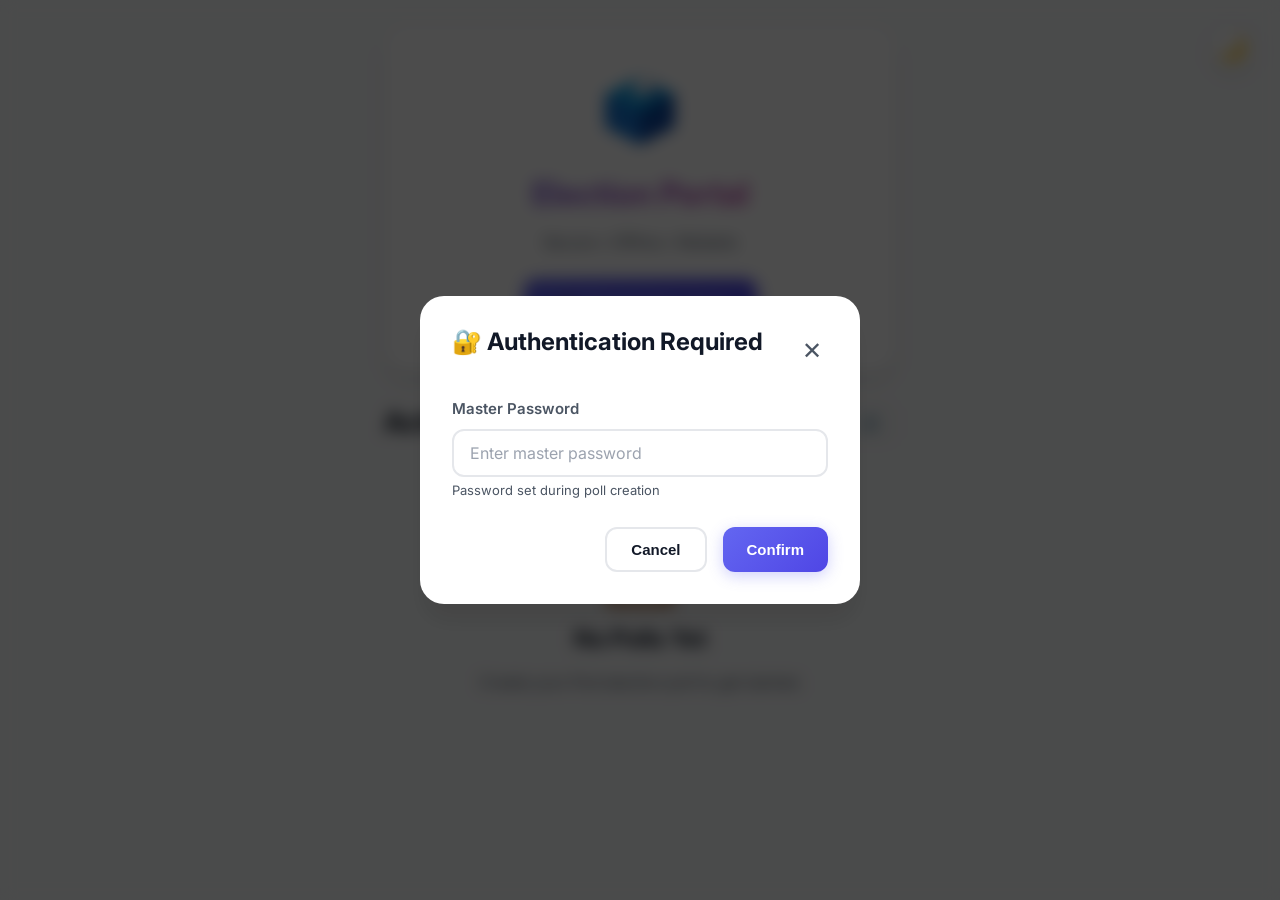
<file: index.html>
<!DOCTYPE html>
<html lang="en" data-theme="light">
<head>
  <meta charset="UTF-8">
  <meta name="viewport" content="width=device-width, initial-scale=1.0, viewport-fit=cover">
  <meta name="theme-color" content="#6366f1">
  <meta name="description" content="Secure Offline Voting Portal">
  <title>Election Portal - Home</title>
  <link rel="stylesheet" href="styles.css">
  <link rel="preconnect" href="https://fonts.googleapis.com">
  <link href="https://fonts.googleapis.com/css2?family=Inter:wght@400;500;600;700;800&display=swap" rel="stylesheet">
</head>
<body>
  <div class="app-container">
    <header class="glass-panel" style="margin-bottom: var(--spacing-xl); text-align: center;">
      <div style="font-size: 4rem; margin-bottom: var(--spacing-md);">🗳️</div>
      <h1 style="background: linear-gradient(135deg, var(--primary), var(--secondary)); -webkit-background-clip: text; -webkit-text-fill-color: transparent; background-clip: text;">
        Election Portal
      </h1>
      <p style="color: var(--text-secondary);">Secure • Offline • Reliable</p>
      
      <div style="margin-top: var(--spacing-lg);">
        <a href="create.html" class="btn btn-primary btn-lg">
          <span>➕</span> Create New Poll
        </a>
      </div>
    </header>

    <div style="display: flex; justify-content: space-between; align-items: center; margin-bottom: var(--spacing-lg);">
      <h2 style="margin: 0;">Active Polls</h2>
      <button onclick="refreshPolls()" class="btn btn-sm btn-outline" title="Refresh">
        🔄
      </button>
    </div>

    <div id="polls-container">
      <div class="skeleton" style="height: 120px; margin-bottom: var(--spacing-md);"></div>
      <div class="skeleton" style="height: 120px; margin-bottom: var(--spacing-md);"></div>
    </div>

    <div id="empty-state" style="display: none; text-align: center; padding: var(--spacing-xl);">
      <div style="font-size: 5rem;">📋</div>
      <h3>No Polls Yet</h3>
      <p style="color: var(--text-secondary);">Create your first election poll to get started.</p>
    </div>

    <div id="stats-section" style="margin-top: var(--spacing-xl); display: none;">
      <div class="glass-panel">
        <h3>📊 Quick Stats</h3>
        <div style="display: grid; grid-template-columns: repeat(3, 1fr); gap: var(--spacing-md); text-align: center;">
          <div>
            <div style="font-size: 2rem; font-weight: 800;" id="stat-total">0</div>
            <small style="color: var(--text-secondary);">Total Polls</small>
          </div>
          <div>
            <div style="font-size: 2rem; font-weight: 800; color: var(--success);" id="stat-active">0</div>
            <small style="color: var(--text-secondary);">Active</small>
          </div>
          <div>
            <div style="font-size: 2rem; font-weight: 800; color: var(--warning);" id="stat-ended">0</div>
            <small style="color: var(--text-secondary);">Ended</small>
          </div>
        </div>
      </div>
    </div>
  </div>

  <!-- Password Modal -->
  <div id="password-modal" class="modal-overlay">
    <div class="modal-dialog">
      <div class="modal-header">
        <h3 id="password-modal-title">🔐 Authentication Required</h3>
        <button class="modal-close" onclick="closeModal('password-modal')">✕</button>
      </div>
      <div class="form-group">
        <label class="form-label" for="master-password">Master Password</label>
        <input type="password" id="master-password" class="form-input" 
               placeholder="Enter master password" autocomplete="off"
               onkeypress="if(event.key==='Enter') confirmAction()">
        <span class="form-hint">Password set during poll creation</span>
      </div>
      <div style="display: flex; gap: var(--spacing-md); justify-content: flex-end;">
        <button class="btn btn-outline" onclick="closeModal('password-modal')">Cancel</button>
        <button class="btn btn-primary" id="confirm-password-btn">Confirm</button>
      </div>
    </div>
  </div>

  <script src="db.js"></script>
  <script src="crypto.js"></script>
  <script src="utils.js"></script>
  <script src="notifications.js"></script>
  <script src="theme.js"></script>
  <script>
    let currentAction = null;   // { pollId, type: 'start' | 'result' | 'delete' }

    async function loadPolls() {
      try {
        const polls = await db.getPolls();
        const container = document.getElementById('polls-container');
        const emptyState = document.getElementById('empty-state');
        const statsSection = document.getElementById('stats-section');

        if (!polls || polls.length === 0) {
          container.innerHTML = '';
          emptyState.style.display = 'block';
          statsSection.style.display = 'none';
          return;
        }

        emptyState.style.display = 'none';
        statsSection.style.display = 'block';

        const sortedPolls = polls.sort((a, b) => {
          const order = { active: 0, pending: 1, ended: 2 };
          return order[a.status] - order[b.status];
        });

        document.getElementById('stat-total').textContent = polls.length;
        document.getElementById('stat-active').textContent = polls.filter(p => p.status === 'active').length;
        document.getElementById('stat-ended').textContent = polls.filter(p => p.status === 'ended').length;

        container.innerHTML = sortedPolls.map(poll => {
          const statusBadge = `<span class="badge badge-${poll.status}">${poll.status}</span>`;
          const candidateCount = poll.candidates?.length || 0;
          const voterCount = poll.votedCombos?.length || 0;
          const regInfo = poll.registrationRequired 
            ? `🔒 Reg required` 
            : `🔓 Open voting`;

          let actionButtons = '';

          if (poll.status === 'pending') {
            actionButtons = `
              <button class="btn btn-primary btn-sm" onclick="event.stopPropagation(); openActionModal('${poll.id}', 'start')">
                ▶️ Start
              </button>
              <button class="btn btn-danger btn-sm" onclick="event.stopPropagation(); openActionModal('${poll.id}', 'delete')" title="Delete poll">
                🗑️
              </button>
            `;
          } else if (poll.status === 'active') {
            actionButtons = `
              <button class="btn btn-success btn-sm" onclick="event.stopPropagation(); openVoting('${poll.id}')">
                🗳️ Open Voting
              </button>
            `;
          } else if (poll.status === 'ended') {
            actionButtons = `
              <button class="btn btn-primary btn-sm" onclick="event.stopPropagation(); openResults('${poll.id}')">
                📊 Results
              </button>
              <button class="btn btn-danger btn-sm" onclick="event.stopPropagation(); openActionModal('${poll.id}', 'delete')" title="Delete poll">
                ❌
              </button>
            `;
          }

          return `
            <div class="card" style="position: relative;">
              <div class="card-header">
                <div>
                  <h3 style="margin: 0;">${escapeHtml(poll.postName)}</h3>
                  ${statusBadge}
                  <span style="font-size:0.75rem; margin-left:8px; color: var(--text-secondary);">${regInfo}</span>
                </div>
                <div style="font-size: 0.875rem; color: var(--text-secondary);">
                  ${Utils.formatDate(poll.createdAt)}
                </div>
              </div>
              <div style="margin-bottom: var(--spacing-md); color: var(--text-secondary);">
                <span>👥 ${candidateCount} Candidates</span>
                <span style="margin-left: var(--spacing-lg);">✅ ${voterCount} Votes</span>
              </div>
              <div style="display: flex; gap: var(--spacing-sm); flex-wrap: wrap;">
                ${actionButtons}
              </div>
            </div>
          `;
        }).join('');
      } catch (error) {
        console.error('Error loading polls:', error);
        notifications.error('Failed to load polls');
      }
    }

    function openVoting(pollId) {
      window.location.href = `voting.html?pollId=${pollId}`;
    }

    function openResults(pollId) {
      window.location.href = `results.html?pollId=${pollId}`;
    }

    function openActionModal(pollId, actionType) {
      currentAction = { pollId, actionType };
      document.getElementById('master-password').value = '';
      document.getElementById('password-modal-title').textContent = 
        actionType === 'start' ? '🔐 Start Poll' : 
        actionType === 'delete' ? '❌ Delete Poll' : '🔐 View Results';
      showModal('password-modal');
      setTimeout(() => document.getElementById('master-password').focus(), 100);
    }

    async function confirmAction() {
      const password = document.getElementById('master-password').value;
      if (!password) {
        notifications.warning('Please enter password');
        return;
      }

      try {
        const poll = await db.getPoll(currentAction.pollId);
        if (!poll) {
          notifications.error('Poll not found');
          return;
        }

        const isValid = await cryptoManager.verifyPassword(password, poll.masterPasswordHash);
        if (!isValid) {
          notifications.error('Incorrect password');
          document.getElementById('master-password').classList.add('form-error');
          setTimeout(() => document.getElementById('master-password').classList.remove('form-error'), 1000);
          return;
        }

        closeModal('password-modal');

        if (currentAction.actionType === 'start') {
          const allPolls = await db.getPolls();
          const activePoll = allPolls.find(p => p.status === 'active' && p.id !== poll.id);
          if (activePoll) {
            notifications.warning(`Another poll "${activePoll.postName}" is already active. End it first.`);
            return;
          }
          poll.status = 'active';
          poll.startedAt = Date.now();
          await db.savePoll(poll);
          notifications.success(`Poll "${poll.postName}" started!`);
          Utils.playSound('success');
          await loadPolls();
        }
        else if (currentAction.actionType === 'delete') {
          if (poll.status === 'active') {
            notifications.error('Cannot delete an active poll.');
            return;
          }
          const confirmed = await Utils.confirmAction(`Delete poll "${poll.postName}"? This cannot be undone.`);
          if (confirmed) {
            await db.deletePoll(poll.id);
            notifications.success('Poll deleted');
            await loadPolls();
          }
        }
        else if (currentAction.actionType === 'result') {
          openResults(poll.id);
        }
      } catch (error) {
        console.error('Error:', error);
        notifications.error('An error occurred');
      }
    }

    function showModal(id) {
      document.getElementById(id).classList.add('active');
    }
    function closeModal(id) {
      document.getElementById(id).classList.remove('active');
    }

    async function refreshPolls() {
      db.clearCache();
      await loadPolls();
      notifications.info('Polls refreshed');
    }

    function escapeHtml(text) {
      const div = document.createElement('div');
      div.textContent = text;
      return div.innerHTML;
    }

    // Close modal on overlay click
    document.getElementById('password-modal').addEventListener('click', (e) => {
      if (e.target === e.currentTarget) closeModal('password-modal');
    });

    document.getElementById('confirm-password-btn').addEventListener('click', confirmAction);

    document.addEventListener('keydown', (e) => {
      if (e.key === 'Escape') closeModal('password-modal');
    });

    // Auto-refresh every 30 seconds
    setInterval(refreshPolls, 30000);

    loadPolls();
  </script>
</body>
</html>
</file>
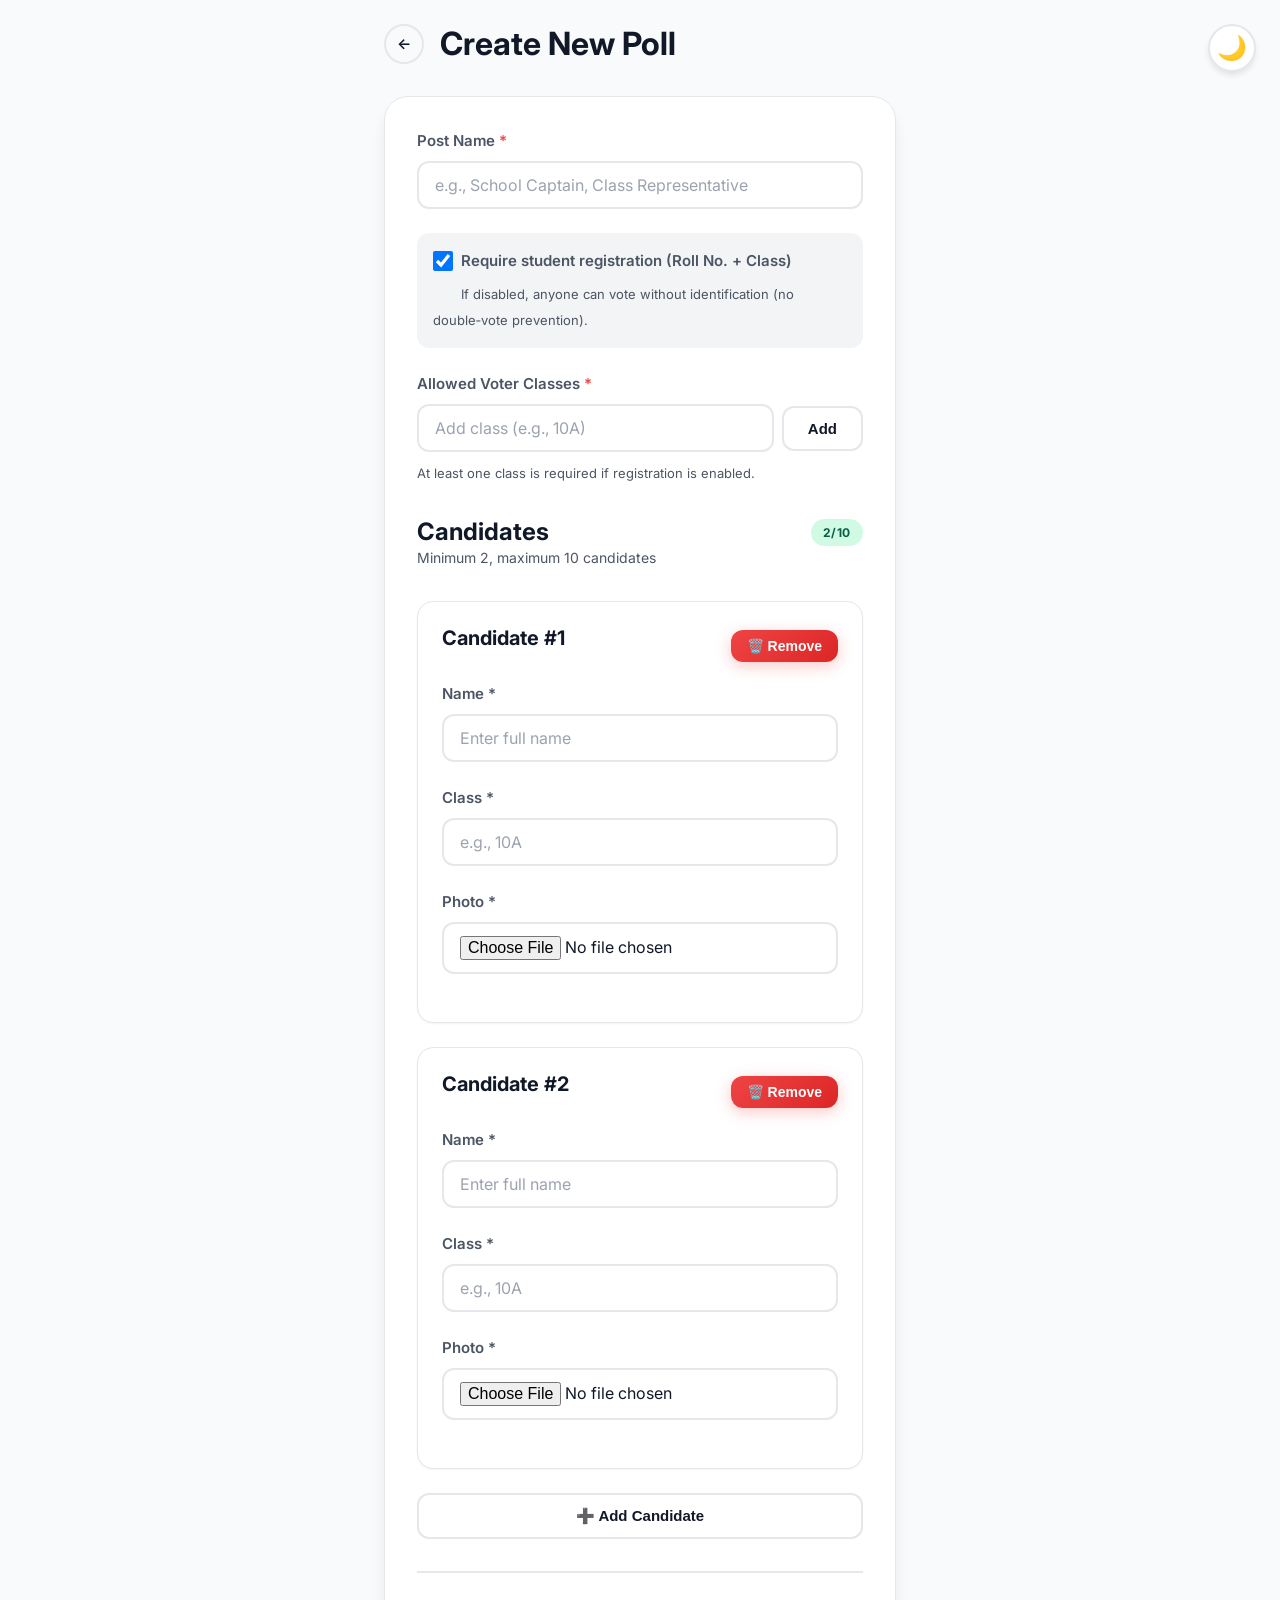
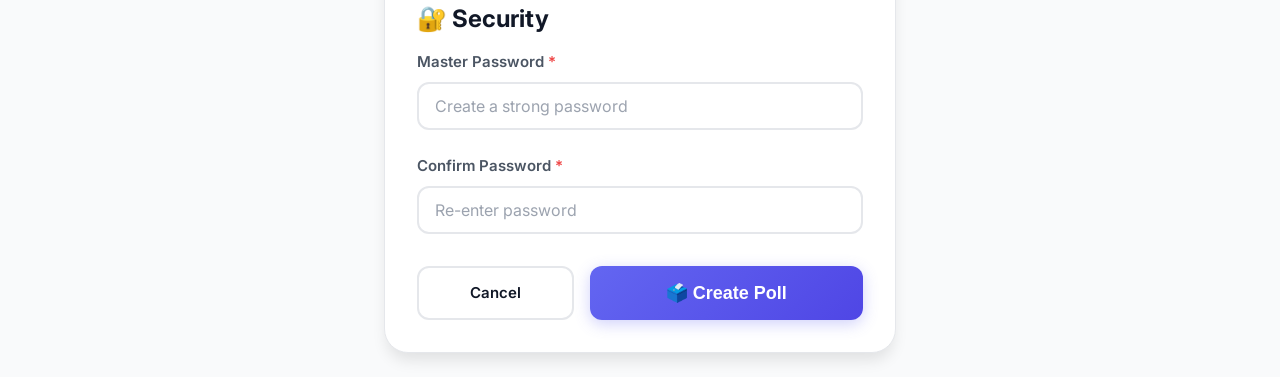
<file: create.html>
<!DOCTYPE html>
<html lang="en" data-theme="light">
<head>
  <meta charset="UTF-8">
  <meta name="viewport" content="width=device-width, initial-scale=1.0, viewport-fit=cover">
  <meta name="theme-color" content="#6366f1">
  <title>Create Poll - Election Portal</title>
  <link rel="stylesheet" href="styles.css">
  <link rel="preconnect" href="https://fonts.googleapis.com">
  <link href="https://fonts.googleapis.com/css2?family=Inter:wght@400;500;600;700;800&display=swap" rel="stylesheet">
  <style>
    .class-tag {
      white-space: nowrap;
      margin-bottom: 4px;
    }
  </style>
</head>
<body>
  <div class="app-container">
    <header style="display: flex; align-items: center; gap: var(--spacing-md); margin-bottom: var(--spacing-xl);">
      <a href="index.html" class="btn btn-outline btn-icon" title="Back">←</a>
      <h1 style="margin: 0;">Create New Poll</h1>
    </header>

    <form id="create-poll-form" class="glass-panel" autocomplete="off">
      <!-- Post Name -->
      <div class="form-group">
        <label class="form-label" for="postName">
          Post Name <span style="color: var(--danger);">*</span>
        </label>
        <input type="text" id="postName" class="form-input" 
               placeholder="e.g., School Captain, Class Representative"
               required maxlength="100">
      </div>

      <!-- Registration Toggle -->
      <div class="form-group" style="background: var(--bg-tertiary); border-radius: var(--radius-lg); padding: var(--spacing-md);">
        <label class="form-label" style="display: flex; align-items: center; gap: var(--spacing-sm); cursor: pointer;">
          <input type="checkbox" id="registrationToggle" checked onchange="toggleRegistration()" style="width:20px; height:20px;">
          <span>Require student registration (Roll No. + Class)</span>
        </label>
        <span class="form-hint" style="margin-left: 28px;">If disabled, anyone can vote without identification (no double‑vote prevention).</span>
      </div>

      <!-- Allowed Classes -->
      <div id="classes-section">
        <div class="form-group">
          <label class="form-label">
            Allowed Voter Classes <span style="color: var(--danger);">*</span>
          </label>
          <div style="display: flex; gap: var(--spacing-sm); align-items: center;">
            <input type="text" id="newClass" class="form-input" 
                   placeholder="Add class (e.g., 10A)" style="flex:1;">
            <button type="button" class="btn btn-outline" onclick="addClass()" style="white-space: nowrap;">Add</button>
          </div>
          <div id="classes-tags" style="display: flex; flex-wrap: wrap; gap: 6px; margin-top: var(--spacing-sm);"></div>
          <input type="hidden" id="allowedClasses" required>
          <span class="form-hint">At least one class is required if registration is enabled.</span>
        </div>
      </div>

      <!-- Candidates Section -->
      <div style="margin: var(--spacing-xl) 0;">
        <div style="display: flex; justify-content: space-between; align-items: center;">
          <h3 style="margin: 0;">Candidates</h3>
          <span class="badge badge-active" id="candidate-count">2/10</span>
        </div>
        <p style="color: var(--text-secondary); font-size: 0.875rem;">
          Minimum 2, maximum 10 candidates
        </p>
      </div>

      <div id="candidates-container"></div>

      <button type="button" id="add-candidate-btn" class="btn btn-outline btn-block" style="margin-bottom: var(--spacing-xl);">
        ➕ Add Candidate
      </button>

      <!-- Password Section -->
      <div style="border-top: 2px solid var(--border-color); padding-top: var(--spacing-xl);">
        <h3>🔐 Security</h3>
        <div class="form-group">
          <label class="form-label" for="masterPassword">
            Master Password <span style="color: var(--danger);">*</span>
          </label>
          <input type="password" id="masterPassword" class="form-input" 
                 placeholder="Create a strong password" required minlength="4">
        </div>
        <div class="form-group">
          <label class="form-label" for="confirmPassword">
            Confirm Password <span style="color: var(--danger);">*</span>
          </label>
          <input type="password" id="confirmPassword" class="form-input" 
                 placeholder="Re-enter password" required>
          <span class="form-hint" id="password-match" style="display: none;"></span>
        </div>
      </div>

      <!-- Action Buttons -->
      <div style="display: flex; gap: var(--spacing-md); margin-top: var(--spacing-xl);">
        <a href="index.html" class="btn btn-outline" style="flex: 1;">Cancel</a>
        <button type="submit" class="btn btn-primary btn-lg" style="flex: 2;">
          🗳️ Create Poll
        </button>
      </div>
    </form>
  </div>

  <script src="db.js"></script>
  <script src="crypto.js"></script>
  <script src="utils.js"></script>
  <script src="notifications.js"></script>
  <script src="theme.js"></script>
  <script>
    // Wait until DOM is fully ready
    document.addEventListener('DOMContentLoaded', () => {
      let candidateCount = 0;
      let classList = [];
      const MAX_CANDIDATES = 10;
      const MIN_CANDIDATES = 2;

      function toggleRegistration() {
        const checked = document.getElementById('registrationToggle').checked;
        document.getElementById('classes-section').style.display = checked ? 'block' : 'none';
        if (!checked) {
          classList = [];
          renderClassTags();
        }
      }

      function addClass() {
        const input = document.getElementById('newClass');
        const className = input.value.trim();
        if (!className) {
          notifications.warning('Please enter a class name');
          return;
        }
        if (classList.includes(className)) {
          notifications.warning('This class already exists');
          return;
        }
        classList.push(className);
        input.value = '';
        renderClassTags();
        input.focus();
      }

      function removeClass(className) {
        classList = classList.filter(c => c !== className);
        renderClassTags();
      }

      function renderClassTags() {
        const container = document.getElementById('classes-tags');
        container.innerHTML = classList.map(c => `
          <span class="class-tag" style="display: inline-flex; align-items: center; gap: 4px; 
                       background: var(--primary); color: white; padding: 6px 12px; 
                       border-radius: var(--radius-full); font-size: 0.875rem;">
            ${c}
            <button type="button" onclick="removeClass('${c}')" 
                    style="background: none; border: none; color: white; cursor: pointer; padding: 0; font-size:1rem;">
              ✕
            </button>
          </span>
        `).join('');
        document.getElementById('allowedClasses').value = classList.join(',');
      }

      function addCandidate() {
        if (candidateCount >= MAX_CANDIDATES) {
          notifications.warning(`Maximum ${MAX_CANDIDATES} candidates allowed`);
          return;
        }
        candidateCount++;
        const container = document.getElementById('candidates-container');
        const candidateId = Utils.generateId();
        const card = document.createElement('div');
        card.className = 'card';
        card.id = `candidate-${candidateId}`;
        card.style.animation = 'slideUp 0.3s ease';
        card.innerHTML = `
          <div class="card-header">
            <h4>Candidate #${candidateCount}</h4>
            <button type="button" class="btn btn-danger btn-sm" 
                    onclick="removeCandidate('${candidateId}')">🗑️ Remove</button>
          </div>
          <div class="form-group">
            <label class="form-label">Name *</label>
            <input type="text" class="form-input candidate-name" 
                   placeholder="Enter full name" required maxlength="50">
          </div>
          <div class="form-group">
            <label class="form-label">Class *</label>
            <input type="text" class="form-input candidate-class" 
                   placeholder="e.g., 10A" required maxlength="10">
          </div>
          <div class="form-group">
            <label class="form-label">Photo *</label>
            <input type="file" class="form-input candidate-photo-input" 
                   accept="image/*" required>
            <div class="photo-preview" style="margin-top: var(--spacing-sm);"></div>
          </div>
        `;
        container.appendChild(card);
        // Photo preview
        const photoInput = card.querySelector('.candidate-photo-input');
        photoInput.addEventListener('change', (e) => {
          const file = e.target.files[0];
          if (file) {
            const reader = new FileReader();
            reader.onload = (event) => {
              card.querySelector('.photo-preview').innerHTML = `
                <img src="${event.target.result}" 
                     style="width: 100px; height: 100px; border-radius: 50%; object-fit: cover; border: 3px solid var(--primary-light);">
              `;
            };
            reader.readAsDataURL(file);
          }
        });
        updateCandidateCount();
        card.scrollIntoView({ behavior: 'smooth', block: 'center' });
      }

      window.removeCandidate = function(candidateId) {
        if (candidateCount <= MIN_CANDIDATES) {
          notifications.warning(`Minimum ${MIN_CANDIDATES} candidates required`);
          return;
        }
        const card = document.getElementById(`candidate-${candidateId}`);
        if (card) {
          card.style.animation = 'fadeOut 0.3s ease';
          setTimeout(() => {
            card.remove();
            candidateCount--;
            updateCandidateCount();
            renumberCandidates();
          }, 300);
        }
      };

      function renumberCandidates() {
        const cards = document.querySelectorAll('#candidates-container .card');
        cards.forEach((card, index) => {
          card.querySelector('h4').textContent = `Candidate #${index + 1}`;
        });
      }

      function updateCandidateCount() {
        document.getElementById('candidate-count').textContent = `${candidateCount}/${MAX_CANDIDATES}`;
        document.getElementById('add-candidate-btn').disabled = candidateCount >= MAX_CANDIDATES;
      }

      // Live password matching
      document.getElementById('confirmPassword').addEventListener('input', function() {
        const password = document.getElementById('masterPassword').value;
        const hint = document.getElementById('password-match');
        if (this.value === '') {
          hint.style.display = 'none';
        } else if (this.value === password) {
          hint.style.display = 'block';
          hint.style.color = 'var(--success)';
          hint.textContent = '✓ Passwords match';
        } else {
          hint.style.display = 'block';
          hint.style.color = 'var(--danger)';
          hint.textContent = '✕ Passwords do not match';
        }
      });

      // Form submission
      document.getElementById('create-poll-form').addEventListener('submit', async (e) => {
        e.preventDefault();
        
        const postName = document.getElementById('postName').value.trim();
        if (!postName) { notifications.error('Please enter post name'); return; }
        
        const registrationRequired = document.getElementById('registrationToggle').checked;
        if (registrationRequired && classList.length === 0) {
          notifications.error('Please add at least one class (or disable registration)');
          return;
        }
        
        const candidateCards = document.querySelectorAll('#candidates-container .card');
        if (candidateCards.length < MIN_CANDIDATES) {
          notifications.error(`Minimum ${MIN_CANDIDATES} candidates required`);
          return;
        }
        
        const masterPassword = document.getElementById('masterPassword').value;
        const confirmPassword = document.getElementById('confirmPassword').value;
        if (masterPassword.length < 4) {
          notifications.error('Password must be at least 4 characters');
          return;
        }
        if (masterPassword !== confirmPassword) {
          notifications.error('Passwords do not match');
          return;
        }
        
        const submitBtn = e.target.querySelector('button[type="submit"]');
        const originalText = submitBtn.textContent;
        submitBtn.textContent = 'Creating...';
        submitBtn.disabled = true;
        
        try {
          const candidates = [];
          for (const card of candidateCards) {
            const name = card.querySelector('.candidate-name').value.trim();
            const className = card.querySelector('.candidate-class').value.trim();
            const photoFile = card.querySelector('.candidate-photo-input').files[0];
            if (!name || !className || !photoFile) {
              notifications.error('All candidate fields are required');
              submitBtn.textContent = originalText;
              submitBtn.disabled = false;
              return;
            }
            const photoDataUrl = await Utils.compressImage(photoFile, 200, 200, 0.7);
            candidates.push({
              id: Utils.generateId(),
              name,
              class: className,
              photo: photoDataUrl,
              votes: 0
            });
          }
          
          const passwordHash = await cryptoManager.hashPassword(masterPassword);
          const poll = {
            id: Utils.generateId(),
            postName,
            candidates,
            allowedClasses: registrationRequired ? classList : [],
            registrationRequired,
            masterPasswordHash: passwordHash,
            status: 'pending',
            votedCombos: [],
            createdAt: Date.now(),
            startedAt: null,
            endedAt: null
          };
          
          await db.savePoll(poll);
          notifications.success('Poll created successfully!');
          Utils.playSound('success');
          setTimeout(() => window.location.href = 'index.html', 500);
        } catch (error) {
          console.error('Error creating poll:', error);
          notifications.error('Failed to create poll');
          submitBtn.textContent = originalText;
          submitBtn.disabled = false;
        }
      });

      // Enter key to add class
      document.getElementById('newClass').addEventListener('keypress', (e) => {
        if (e.key === 'Enter') {
          e.preventDefault();
          addClass();
        }
      });

      // Expose functions that are called from inline event handlers
      window.addClass = addClass;
      window.toggleRegistration = toggleRegistration;
      window.removeClass = removeClass;
      window.addCandidate = addCandidate;   // <-- crucial for the button onclick
      
      // Initialise with two candidates and correct class visibility
      toggleRegistration();
      addCandidate();
      addCandidate();
    });
  </script>
</body>
</html>
</file>
<file: styles.css>
/* ===== CSS Custom Properties ===== */
:root {
  /* Colors */
  --primary: #6366f1;
  --primary-light: #818cf8;
  --primary-dark: #4f46e5;
  --secondary: #ec4899;
  --success: #10b981;
  --danger: #ef4444;
  --warning: #f59e0b;
  --info: #3b82f6;
  
  /* Neutrals */
  --gray-50: #f9fafb;
  --gray-100: #f3f4f6;
  --gray-200: #e5e7eb;
  --gray-300: #d1d5db;
  --gray-400: #9ca3af;
  --gray-500: #6b7280;
  --gray-600: #4b5563;
  --gray-700: #374151;
  --gray-800: #1f2937;
  --gray-900: #111827;
  
  /* Theme */
  --bg-primary: var(--gray-50);
  --bg-secondary: #ffffff;
  --bg-tertiary: var(--gray-100);
  --text-primary: var(--gray-900);
  --text-secondary: var(--gray-600);
  --border-color: var(--gray-200);
  --shadow-sm: 0 1px 2px rgba(0,0,0,0.05);
  --shadow-md: 0 4px 6px -1px rgba(0,0,0,0.1);
  --shadow-lg: 0 10px 15px -3px rgba(0,0,0,0.1);
  --shadow-xl: 0 20px 25px -5px rgba(0,0,0,0.1);
  
  /* Spacing */
  --spacing-xs: 0.25rem;
  --spacing-sm: 0.5rem;
  --spacing-md: 1rem;
  --spacing-lg: 1.5rem;
  --spacing-xl: 2rem;
  
  /* Border Radius */
  --radius-sm: 0.375rem;
  --radius-md: 0.5rem;
  --radius-lg: 0.75rem;
  --radius-xl: 1rem;
  --radius-2xl: 1.5rem;
  --radius-full: 9999px;
  
  /* Transitions */
  --transition-fast: 150ms cubic-bezier(0.4, 0, 0.2, 1);
  --transition-base: 300ms cubic-bezier(0.4, 0, 0.2, 1);
  --transition-slow: 500ms cubic-bezier(0.4, 0, 0.2, 1);
}

/* Dark Theme */
[data-theme="dark"] {
  --bg-primary: var(--gray-900);
  --bg-secondary: var(--gray-800);
  --bg-tertiary: var(--gray-700);
  --text-primary: var(--gray-50);
  --text-secondary: var(--gray-300);
  --border-color: var(--gray-600);
  --shadow-sm: 0 1px 2px rgba(0,0,0,0.3);
  --shadow-md: 0 4px 6px rgba(0,0,0,0.4);
  --shadow-lg: 0 10px 15px rgba(0,0,0,0.5);
  --shadow-xl: 0 20px 25px rgba(0,0,0,0.6);
}

/* ===== Reset & Base ===== */
*,
*::before,
*::after {
  margin: 0;
  padding: 0;
  box-sizing: border-box;
}

html {
  font-size: 16px;
  -webkit-text-size-adjust: 100%;
}

body {
  font-family: 'Inter', -apple-system, BlinkMacSystemFont, 'Segoe UI', Roboto, sans-serif;
  background: var(--bg-primary);
  color: var(--text-primary);
  line-height: 1.6;
  min-height: 100vh;
  transition: background var(--transition-base), color var(--transition-base);
  overflow-x: hidden;
}

/* ===== Scrollbar Styling ===== */
::-webkit-scrollbar {
  width: 8px;
}

::-webkit-scrollbar-track {
  background: var(--bg-tertiary);
}

::-webkit-scrollbar-thumb {
  background: var(--primary-light);
  border-radius: var(--radius-full);
}

::-webkit-scrollbar-thumb:hover {
  background: var(--primary);
}

/* ===== Typography ===== */
h1, h2, h3, h4, h5, h6 {
  font-weight: 700;
  line-height: 1.2;
  margin-bottom: var(--spacing-md);
}

h1 { font-size: 2rem; }
h2 { font-size: 1.75rem; }
h3 { font-size: 1.5rem; }
h4 { font-size: 1.25rem; }

p {
  margin-bottom: var(--spacing-md);
}

/* ===== Layout ===== */
.app-container {
  max-width: 560px;
  margin: 0 auto;
  padding: var(--spacing-lg);
  min-height: 100vh;
}

.glass-panel {
  background: var(--bg-secondary);
  backdrop-filter: blur(20px);
  border: 1px solid var(--border-color);
  border-radius: var(--radius-2xl);
  padding: var(--spacing-xl);
  box-shadow: var(--shadow-lg);
}

/* ===== Theme Toggle ===== */
.theme-toggle {
  position: fixed;
  top: var(--spacing-lg);
  right: var(--spacing-lg);
  z-index: 1000;
  background: var(--bg-secondary);
  border: 2px solid var(--border-color);
  border-radius: var(--radius-full);
  width: 48px;
  height: 48px;
  cursor: pointer;
  display: flex;
  align-items: center;
  justify-content: center;
  font-size: 1.5rem;
  box-shadow: var(--shadow-md);
  transition: all var(--transition-fast);
}

.theme-toggle:hover {
  transform: scale(1.1) rotate(15deg);
  box-shadow: var(--shadow-lg);
}

.theme-toggle:active {
  transform: scale(0.95);
}

/* ===== Buttons ===== */
.btn {
  display: inline-flex;
  align-items: center;
  justify-content: center;
  gap: var(--spacing-sm);
  padding: 0.75rem 1.5rem;
  border: none;
  border-radius: var(--radius-lg);
  font-weight: 600;
  font-size: 0.9375rem;
  cursor: pointer;
  transition: all var(--transition-fast);
  text-decoration: none;
  position: relative;
  overflow: hidden;
  white-space: nowrap;
}

.btn::after {
  content: '';
  position: absolute;
  inset: 0;
  background: rgba(255,255,255,0.1);
  opacity: 0;
  transition: opacity var(--transition-fast);
}

.btn:hover::after {
  opacity: 1;
}

.btn:active {
  transform: scale(0.97);
}

.btn:disabled {
  opacity: 0.5;
  cursor: not-allowed;
  pointer-events: none;
}

.btn-primary {
  background: linear-gradient(135deg, var(--primary), var(--primary-dark));
  color: white;
  box-shadow: 0 4px 15px rgba(99, 102, 241, 0.3);
}

.btn-primary:hover {
  box-shadow: 0 6px 20px rgba(99, 102, 241, 0.4);
  transform: translateY(-2px);
}

.btn-success {
  background: linear-gradient(135deg, var(--success), #059669);
  color: white;
  box-shadow: 0 4px 15px rgba(16, 185, 129, 0.3);
}

.btn-success:hover {
  box-shadow: 0 6px 20px rgba(16, 185, 129, 0.4);
}

.btn-danger {
  background: linear-gradient(135deg, var(--danger), #dc2626);
  color: white;
  box-shadow: 0 4px 15px rgba(239, 68, 68, 0.3);
}

.btn-outline {
  background: transparent;
  border: 2px solid var(--border-color);
  color: var(--text-primary);
}

.btn-outline:hover {
  background: var(--bg-tertiary);
  border-color: var(--primary);
  color: var(--primary);
}

.btn-lg {
  padding: 1rem 2rem;
  font-size: 1.125rem;
}

.btn-sm {
  padding: 0.5rem 1rem;
  font-size: 0.875rem;
}

.btn-block {
  display: flex;
  width: 100%;
}

.btn-icon {
  width: 40px;
  height: 40px;
  padding: 0;
  border-radius: var(--radius-full);
}

/* ===== Forms ===== */
.form-group {
  margin-bottom: var(--spacing-lg);
}

.form-label {
  display: block;
  font-weight: 600;
  margin-bottom: var(--spacing-sm);
  color: var(--text-secondary);
  font-size: 0.9375rem;
}

.form-input,
.form-select,
.form-textarea {
  width: 100%;
  padding: 0.75rem 1rem;
  border: 2px solid var(--border-color);
  border-radius: var(--radius-lg);
  background: var(--bg-secondary);
  color: var(--text-primary);
  font-size: 1rem;
  transition: all var(--transition-fast);
  font-family: inherit;
}

.form-input:focus,
.form-select:focus,
.form-textarea:focus {
  outline: none;
  border-color: var(--primary);
  box-shadow: 0 0 0 4px rgba(99, 102, 241, 0.1);
}

.form-input::placeholder {
  color: var(--gray-400);
}

.form-hint {
  font-size: 0.8125rem;
  color: var(--text-secondary);
  margin-top: var(--spacing-xs);
}

.form-error {
  border-color: var(--danger) !important;
  box-shadow: 0 0 0 4px rgba(239, 68, 68, 0.1) !important;
}

/* ===== Cards ===== */
.card {
  background: var(--bg-secondary);
  border: 1px solid var(--border-color);
  border-radius: var(--radius-xl);
  padding: var(--spacing-lg);
  margin-bottom: var(--spacing-lg);
  box-shadow: var(--shadow-sm);
  transition: all var(--transition-fast);
}

.card:hover {
  box-shadow: var(--shadow-md);
  transform: translateY(-2px);
}

.card-header {
  display: flex;
  justify-content: space-between;
  align-items: center;
  margin-bottom: var(--spacing-md);
}

/* ===== Badges ===== */
.badge {
  display: inline-flex;
  align-items: center;
  padding: 0.25rem 0.75rem;
  border-radius: var(--radius-full);
  font-size: 0.75rem;
  font-weight: 700;
  text-transform: uppercase;
  letter-spacing: 0.05em;
}

.badge-pending {
  background: #fef3c7;
  color: #92400e;
}

.badge-active {
  background: #d1fae5;
  color: #065f46;
  animation: pulse 2s infinite;
}

.badge-ended {
  background: #e5e7eb;
  color: #374151;
}

@keyframes pulse {
  0%, 100% { opacity: 1; }
  50% { opacity: 0.7; }
}

/* ===== Modals ===== */
.modal-overlay {
  position: fixed;
  inset: 0;
  background: rgba(0, 0, 0, 0.7);
  backdrop-filter: blur(8px);
  display: none;
  align-items: center;
  justify-content: center;
  z-index: 2000;
  animation: fadeIn 0.2s ease;
}

.modal-overlay.active {
  display: flex;
}

.modal-dialog {
  background: var(--bg-secondary);
  border-radius: var(--radius-2xl);
  padding: var(--spacing-xl);
  max-width: 90vw;
  width: 440px;
  max-height: 90vh;
  overflow-y: auto;
  box-shadow: var(--shadow-xl);
  animation: slideUp 0.3s cubic-bezier(0.4, 0, 0.2, 1);
  position: relative;
}

.modal-header {
  display: flex;
  justify-content: space-between;
  align-items: center;
  margin-bottom: var(--spacing-lg);
}

.modal-close {
  background: none;
  border: none;
  font-size: 1.5rem;
  cursor: pointer;
  color: var(--text-secondary);
  width: 32px;
  height: 32px;
  border-radius: var(--radius-full);
  display: flex;
  align-items: center;
  justify-content: center;
  transition: all var(--transition-fast);
}

.modal-close:hover {
  background: var(--bg-tertiary);
  color: var(--text-primary);
}

/* ===== Animations ===== */
@keyframes fadeIn {
  from { opacity: 0; }
  to { opacity: 1; }
}

@keyframes slideUp {
  from {
    opacity: 0;
    transform: translateY(30px) scale(0.95);
  }
  to {
    opacity: 1;
    transform: translateY(0) scale(1);
  }
}

@keyframes slideInRight {
  from {
    opacity: 0;
    transform: translateX(50px);
  }
  to {
    opacity: 1;
    transform: translateX(0);
  }
}

@keyframes bounceIn {
  0% { transform: scale(0); }
  50% { transform: scale(1.2); }
  100% { transform: scale(1); }
}

@keyframes confetti {
  0% { transform: translateY(0) rotate(0deg); opacity: 1; }
  100% { transform: translateY(-100px) rotate(720deg); opacity: 0; }
}

/* ===== Toast Notifications ===== */
.toast-container {
  position: fixed;
  top: var(--spacing-lg);
  right: var(--spacing-lg);
  z-index: 3000;
  display: flex;
  flex-direction: column;
  gap: var(--spacing-sm);
}

.toast {
  background: var(--bg-secondary);
  border: 1px solid var(--border-color);
  border-radius: var(--radius-lg);
  padding: var(--spacing-md) var(--spacing-lg);
  box-shadow: var(--shadow-lg);
  animation: slideInRight 0.3s ease;
  display: flex;
  align-items: center;
  gap: var(--spacing-sm);
  min-width: 300px;
  backdrop-filter: blur(10px);
}

.toast-success {
  border-left: 4px solid var(--success);
}

.toast-error {
  border-left: 4px solid var(--danger);
}

.toast-warning {
  border-left: 4px solid var(--warning);
}

.toast-info {
  border-left: 4px solid var(--info);
}

/* ===== Skeleton Loading ===== */
.skeleton {
  background: linear-gradient(90deg, var(--bg-tertiary) 25%, var(--bg-secondary) 50%, var(--bg-tertiary) 75%);
  background-size: 200% 100%;
  animation: shimmer 1.5s infinite;
  border-radius: var(--radius-md);
}

@keyframes shimmer {
  0% { background-position: 200% 0; }
  100% { background-position: -200% 0; }
}

/* ===== Progress Bar ===== */
.progress-bar {
  width: 100%;
  height: 8px;
  background: var(--bg-tertiary);
  border-radius: var(--radius-full);
  overflow: hidden;
}

.progress-fill {
  height: 100%;
  background: linear-gradient(90deg, var(--primary), var(--secondary));
  border-radius: var(--radius-full);
  transition: width var(--transition-slow);
}

/* ===== Vote Counter Animation ===== */
.vote-counter {
  font-size: 2rem;
  font-weight: 800;
  background: linear-gradient(135deg, var(--primary), var(--secondary));
  -webkit-background-clip: text;
  -webkit-text-fill-color: transparent;
  background-clip: text;
}

.counter-animate {
  animation: countUp 0.5s ease;
}

@keyframes countUp {
  from { transform: scale(1.5); opacity: 0; }
  to { transform: scale(1); opacity: 1; }
}

/* ===== Candidate Card in Voting ===== */
.candidate-vote-card {
  display: grid;
  grid-template-columns: 80px 1fr auto;
  align-items: center;
  gap: var(--spacing-md);
  padding: var(--spacing-lg);
  background: var(--bg-secondary);
  border: 2px solid var(--border-color);
  border-radius: var(--radius-xl);
  margin-bottom: var(--spacing-md);
  cursor: pointer;
  transition: all var(--transition-fast);
}

.candidate-vote-card:hover {
  border-color: var(--primary);
  box-shadow: var(--shadow-md);
  transform: translateX(4px);
}

.candidate-vote-card.selected {
  border-color: var(--primary);
  background: rgba(99, 102, 241, 0.05);
  box-shadow: 0 0 0 4px rgba(99, 102, 241, 0.1);
}

.candidate-photo {
  width: 80px;
  height: 80px;
  border-radius: 50%;
  object-fit: cover;
  border: 3px solid var(--primary-light);
}

.candidate-details h3 {
  margin-bottom: var(--spacing-xs);
}

/* ===== Winner Celebration ===== */
.winner-section {
  background: linear-gradient(135deg, #fbbf24, #f59e0b, #ef4444);
  border-radius: var(--radius-2xl);
  padding: var(--spacing-xl);
  color: white;
  text-align: center;
  position: relative;
  overflow: hidden;
  margin-bottom: var(--spacing-xl);
}

.winner-section::before {
  content: '🎉';
  position: absolute;
  font-size: 4rem;
  animation: confetti 2s ease infinite;
  opacity: 0.3;
}

.winner-photo {
  width: 120px;
  height: 120px;
  border-radius: 50%;
  border: 4px solid white;
  box-shadow: var(--shadow-lg);
  margin: var(--spacing-md) auto;
}

/* ===== Responsive ===== */
@media (max-width: 640px) {
  .app-container {
    padding: var(--spacing-md);
  }
  
  .modal-dialog {
    width: 95vw;
    padding: var(--spacing-lg);
  }
  
  h1 { font-size: 1.5rem; }
  h2 { font-size: 1.25rem; }
}

/* ===== Print Styles ===== */
@media print {
  .theme-toggle,
  .btn,
  .modal-overlay,
  .toast-container {
    display: none !important;
  }
  
  body {
    background: white;
    color: black;
  }
  
  .app-container {
    max-width: 100%;
  }
}

/* ===== Accessibility ===== */
.sr-only {
  position: absolute;
  width: 1px;
  height: 1px;
  padding: 0;
  margin: -1px;
  overflow: hidden;
  clip: rect(0,0,0,0);
  border: 0;
}

:focus-visible {
  outline: 3px solid var(--primary);
  outline-offset: 2px;
}
/* Wider class input in create form (already handled inline, but ensure flexibility) */
.form-input {
  width: 100%;
}

/* Roll number input – hide spinners */
input[type="number"]::-webkit-inner-spin-button,
input[type="number"]::-webkit-outer-spin-button {
  -webkit-appearance: none;
  margin: 0;
}
input[type="number"] {
  -moz-appearance: textfield;
}

/* Better tag wrapping */
.class-tag {
  white-space: nowrap;
  margin-bottom: 4px;
}
/* Enhanced Modal Centering */
.modal-overlay {
  display: flex;
  align-items: center;
  justify-content: center;
}

/* Smoother transitions */
.modal-dialog {
  animation: modalIn 0.25s cubic-bezier(0.4, 0, 0.2, 1);
}

@keyframes modalIn {
  from {
    opacity: 0;
    transform: scale(0.9) translateY(20px);
  }
  to {
    opacity: 1;
    transform: scale(1) translateY(0);
  }
}

/* Ensure all images inside modals are crisp */
.modal-dialog img {
  image-rendering: -webkit-optimize-contrast;
  image-rendering: crisp-edges;
}

/* Fix for delete button – use a cross instead of emoji */
.btn-delete {
  background: none;
  border: 1px solid var(--danger);
  color: var(--danger);
  padding: 4px 10px;
  border-radius: 4px;
  font-size: 1rem;
  cursor: pointer;
}
.btn-delete:hover {
  background: var(--danger);
  color: white;
}
</file>
